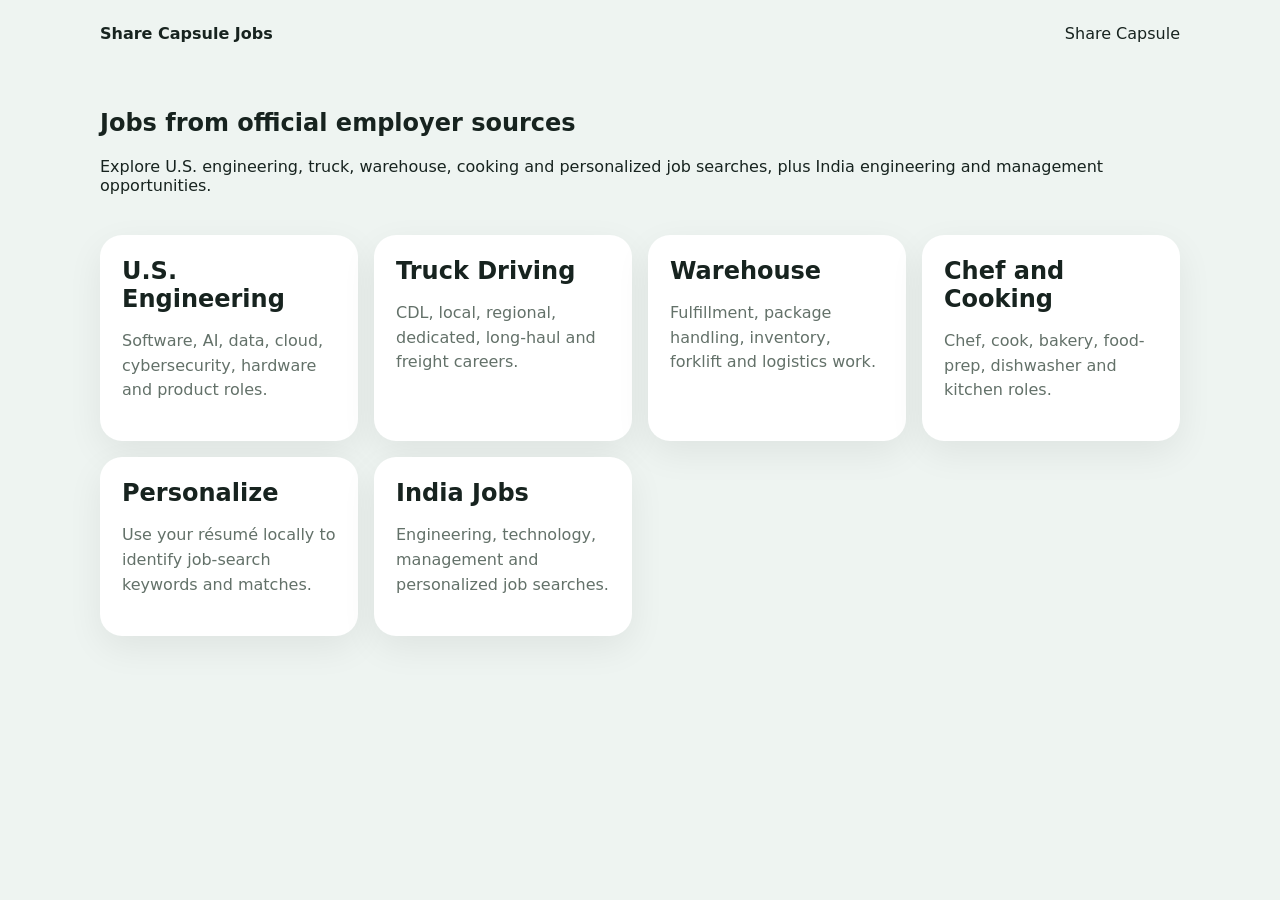
<file: index.html>
<!doctype html><html lang="en"><head><meta charset="utf-8"><meta name="viewport" content="width=device-width,initial-scale=1"><meta name="description" content="Search U.S. and India jobs from official employer sources."><link rel="canonical" href="https://jobs.sharecapsule.app/"><title>Share Capsule Jobs</title><style>body{font-family:system-ui;margin:0;background:#eef4f1;color:#17231f}.wrap{max-width:1080px;margin:auto;padding:24px}.top{display:flex;justify-content:space-between}.top a{color:inherit;text-decoration:none}.hero{padding:46px 0 24px}.grid{display:grid;grid-template-columns:repeat(auto-fit,minmax(240px,1fr));gap:16px}.card{background:#fff;padding:22px;border-radius:22px;box-shadow:0 12px 36px #0001;color:inherit;text-decoration:none}.card h2{margin:0 0 8px}.card p{color:#637169;line-height:1.55}</style></head><body><main class="wrap"><header class="top"><strong>Share Capsule Jobs</strong><a href="https://sharecapsule.app/">Share Capsule</a></header><section class="hero"><h1>Jobs from official employer sources</h1><p>Explore U.S. engineering, truck, warehouse, cooking and personalized job searches, plus India engineering and management opportunities.</p></section><section class="grid"><a class="card" href="/engineering/"><h2>U.S. Engineering</h2><p>Software, AI, data, cloud, cybersecurity, hardware and product roles.</p></a><a class="card" href="/truck/"><h2>Truck Driving</h2><p>CDL, local, regional, dedicated, long-haul and freight careers.</p></a><a class="card" href="/warehouse/"><h2>Warehouse</h2><p>Fulfillment, package handling, inventory, forklift and logistics work.</p></a><a class="card" href="/chef/"><h2>Chef and Cooking</h2><p>Chef, cook, bakery, food-prep, dishwasher and kitchen roles.</p></a><a class="card" href="/personalize/"><h2>Personalize</h2><p>Use your résumé locally to identify job-search keywords and matches.</p></a><a class="card" href="/in/"><h2>India Jobs</h2><p>Engineering, technology, management and personalized job searches.</p></a></section></main></body></html>
</file>
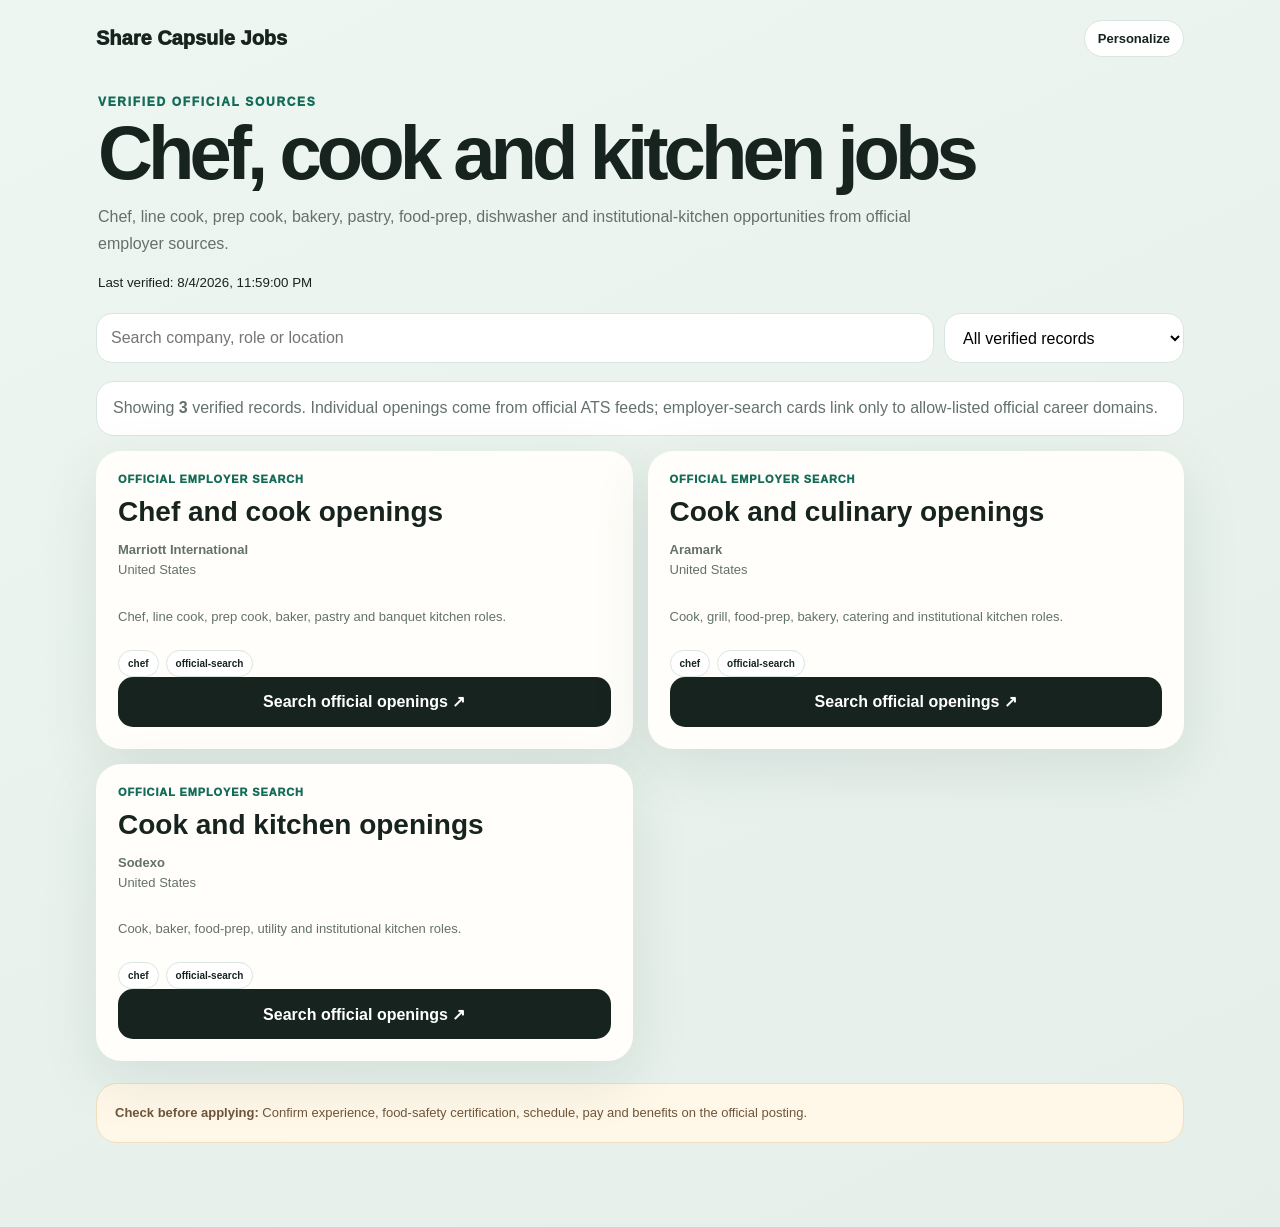
<file: chef/index.html>
<!doctype html><html lang="en"><head><meta charset="utf-8"><meta name="viewport" content="width=device-width,initial-scale=1"><link rel="canonical" href="https://jobs.sharecapsule.app/chef/"><title>Chef and Cooking Jobs — Share Capsule</title><link rel="stylesheet" href="/assets/jobs.css"></head><body data-category="chef"><main class="shell"><header class="top"><a class="brand" href="/">Share Capsule Jobs</a><a class="home" href="/personalize/">Personalize</a></header><section class="hero"><div class="kicker">Verified official sources</div><h1>Chef, cook and kitchen jobs</h1><p>Chef, line cook, prep cook, bakery, pastry, food-prep, dishwasher and institutional-kitchen opportunities from official employer sources.</p><small id="updated"></small></section><section class="controls"><input class="control" id="q" type="search" placeholder="Search company, role or location"><select class="control" id="kind"><option value="all">All verified records</option><option value="official-ats">Individual openings</option><option value="official-search">Employer searches</option></select></section><div class="status" id="status">Loading verified jobs…</div><section class="grid" id="grid"></section><section class="notice"><strong>Check before applying:</strong> Confirm experience, food-safety certification, schedule, pay and benefits on the official posting.</section></main><script src="/assets/jobs.js"></script></body></html>
</file>
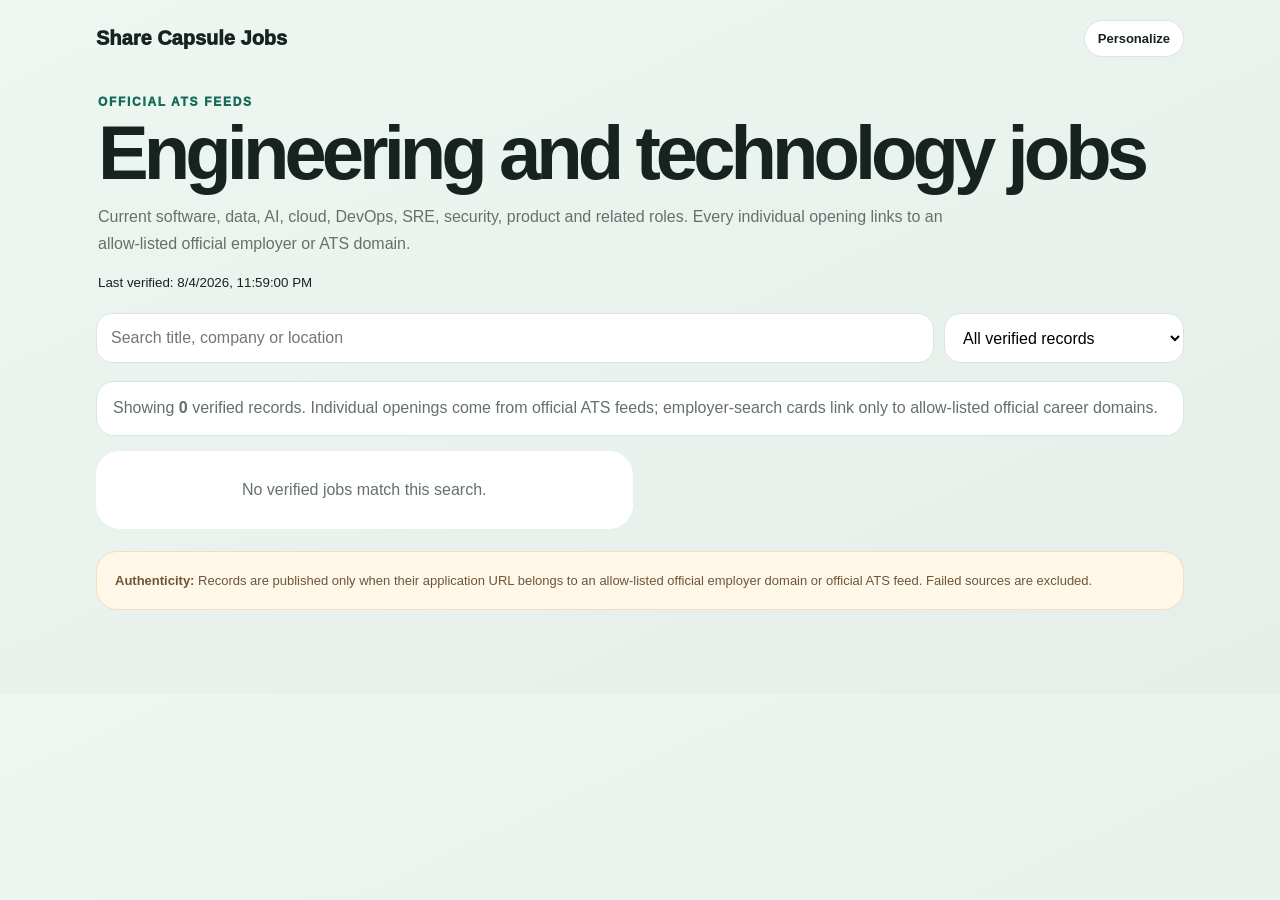
<file: engineering/index.html>
<!doctype html><html lang="en"><head><meta charset="utf-8"><meta name="viewport" content="width=device-width,initial-scale=1"><meta name="description" content="Verified engineering and technology jobs from official employer feeds."><link rel="canonical" href="https://jobs.sharecapsule.app/engineering/"><title>Engineering Jobs — Share Capsule</title><link rel="stylesheet" href="/assets/jobs.css"></head><body data-category="engineering"><main class="shell"><header class="top"><a class="brand" href="/">Share Capsule Jobs</a><a class="home" href="/personalize/">Personalize</a></header><section class="hero"><div class="kicker">Official ATS feeds</div><h1>Engineering and technology jobs</h1><p>Current software, data, AI, cloud, DevOps, SRE, security, product and related roles. Every individual opening links to an allow-listed official employer or ATS domain.</p><small id="updated"></small></section><section class="controls"><input class="control" id="q" type="search" placeholder="Search title, company or location"><select class="control" id="kind"><option value="all">All verified records</option><option value="official-ats">Individual openings</option><option value="official-search">Employer searches</option></select></section><div class="status" id="status">Loading verified jobs…</div><section class="grid" id="grid"></section><section class="notice"><strong>Authenticity:</strong> Records are published only when their application URL belongs to an allow-listed official employer domain or official ATS feed. Failed sources are excluded.</section></main><script src="/assets/jobs.js"></script></body></html>
</file>
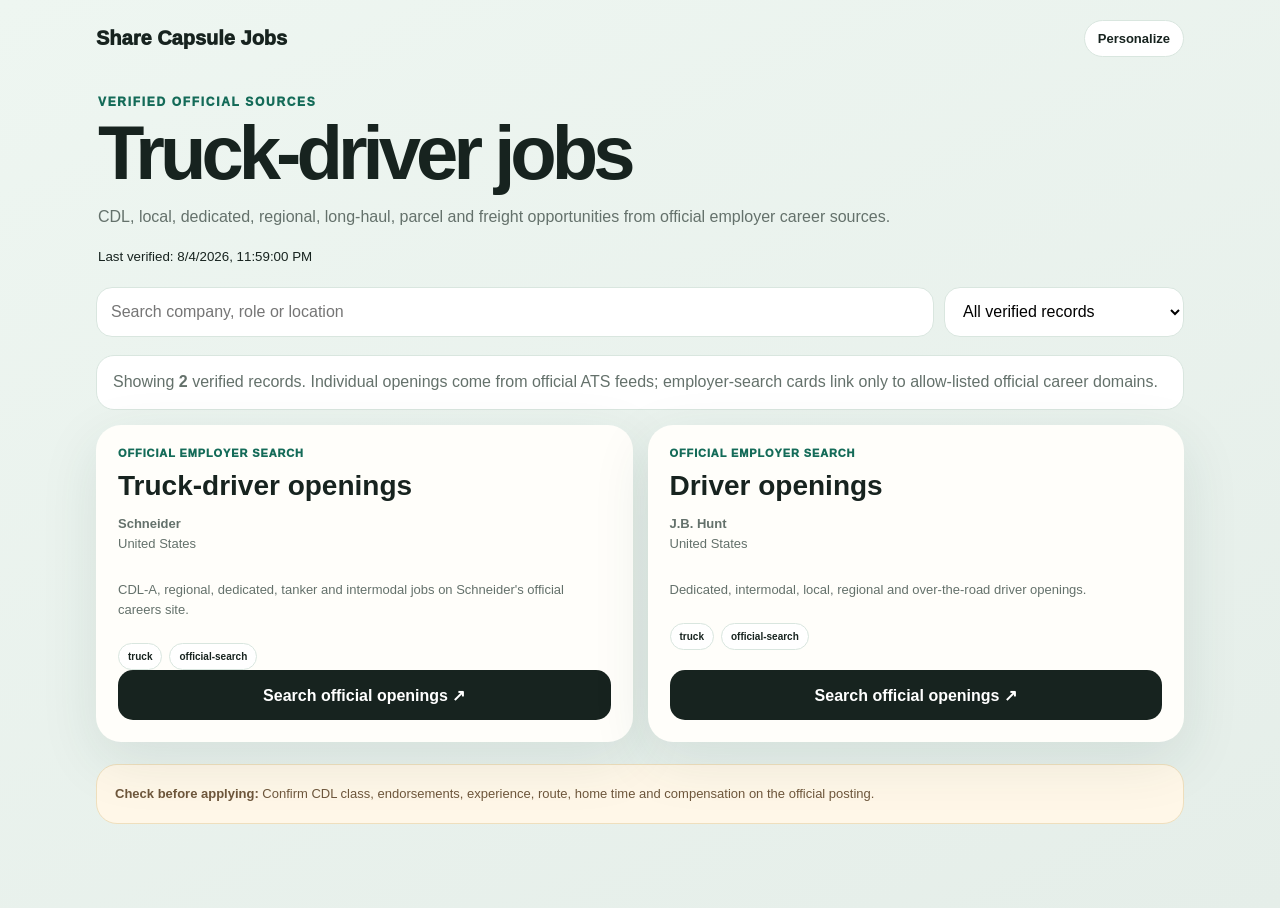
<file: truck/index.html>
<!doctype html><html lang="en"><head><meta charset="utf-8"><meta name="viewport" content="width=device-width,initial-scale=1"><link rel="canonical" href="https://jobs.sharecapsule.app/truck/"><title>Truck Jobs — Share Capsule</title><link rel="stylesheet" href="/assets/jobs.css"></head><body data-category="truck"><main class="shell"><header class="top"><a class="brand" href="/">Share Capsule Jobs</a><a class="home" href="/personalize/">Personalize</a></header><section class="hero"><div class="kicker">Verified official sources</div><h1>Truck-driver jobs</h1><p>CDL, local, dedicated, regional, long-haul, parcel and freight opportunities from official employer career sources.</p><small id="updated"></small></section><section class="controls"><input class="control" id="q" type="search" placeholder="Search company, role or location"><select class="control" id="kind"><option value="all">All verified records</option><option value="official-ats">Individual openings</option><option value="official-search">Employer searches</option></select></section><div class="status" id="status">Loading verified jobs…</div><section class="grid" id="grid"></section><section class="notice"><strong>Check before applying:</strong> Confirm CDL class, endorsements, experience, route, home time and compensation on the official posting.</section></main><script src="/assets/jobs.js"></script></body></html>
</file>
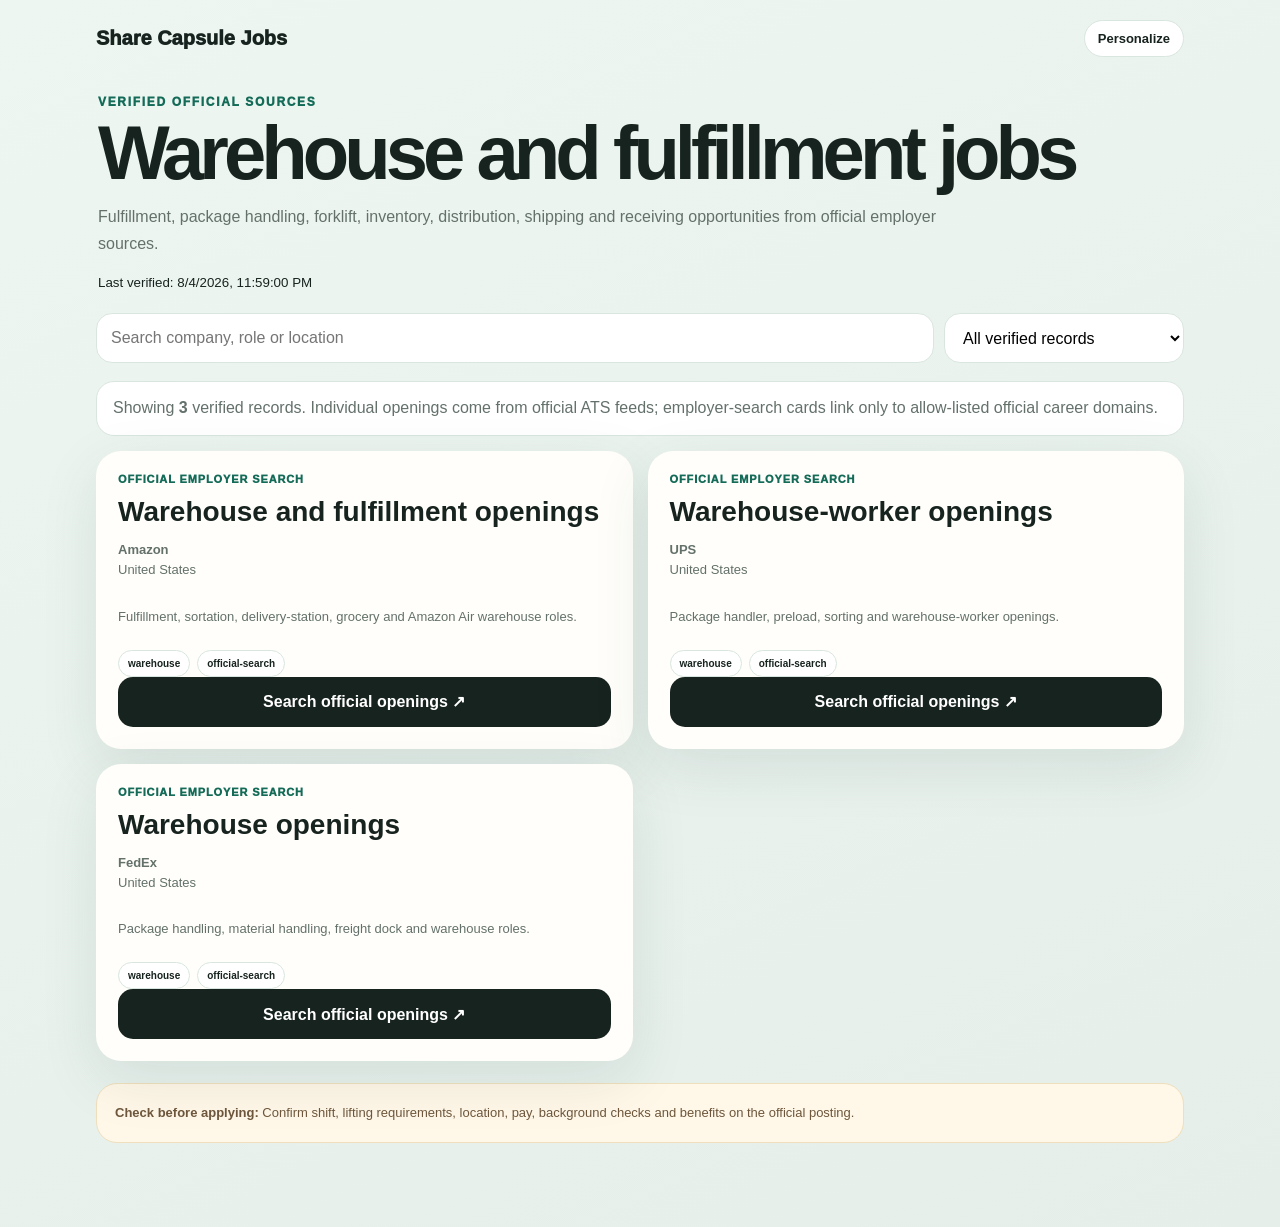
<file: warehouse/index.html>
<!doctype html><html lang="en"><head><meta charset="utf-8"><meta name="viewport" content="width=device-width,initial-scale=1"><link rel="canonical" href="https://jobs.sharecapsule.app/warehouse/"><title>Warehouse Jobs — Share Capsule</title><link rel="stylesheet" href="/assets/jobs.css"></head><body data-category="warehouse"><main class="shell"><header class="top"><a class="brand" href="/">Share Capsule Jobs</a><a class="home" href="/personalize/">Personalize</a></header><section class="hero"><div class="kicker">Verified official sources</div><h1>Warehouse and fulfillment jobs</h1><p>Fulfillment, package handling, forklift, inventory, distribution, shipping and receiving opportunities from official employer sources.</p><small id="updated"></small></section><section class="controls"><input class="control" id="q" type="search" placeholder="Search company, role or location"><select class="control" id="kind"><option value="all">All verified records</option><option value="official-ats">Individual openings</option><option value="official-search">Employer searches</option></select></section><div class="status" id="status">Loading verified jobs…</div><section class="grid" id="grid"></section><section class="notice"><strong>Check before applying:</strong> Confirm shift, lifting requirements, location, pay, background checks and benefits on the official posting.</section></main><script src="/assets/jobs.js"></script></body></html>
</file>
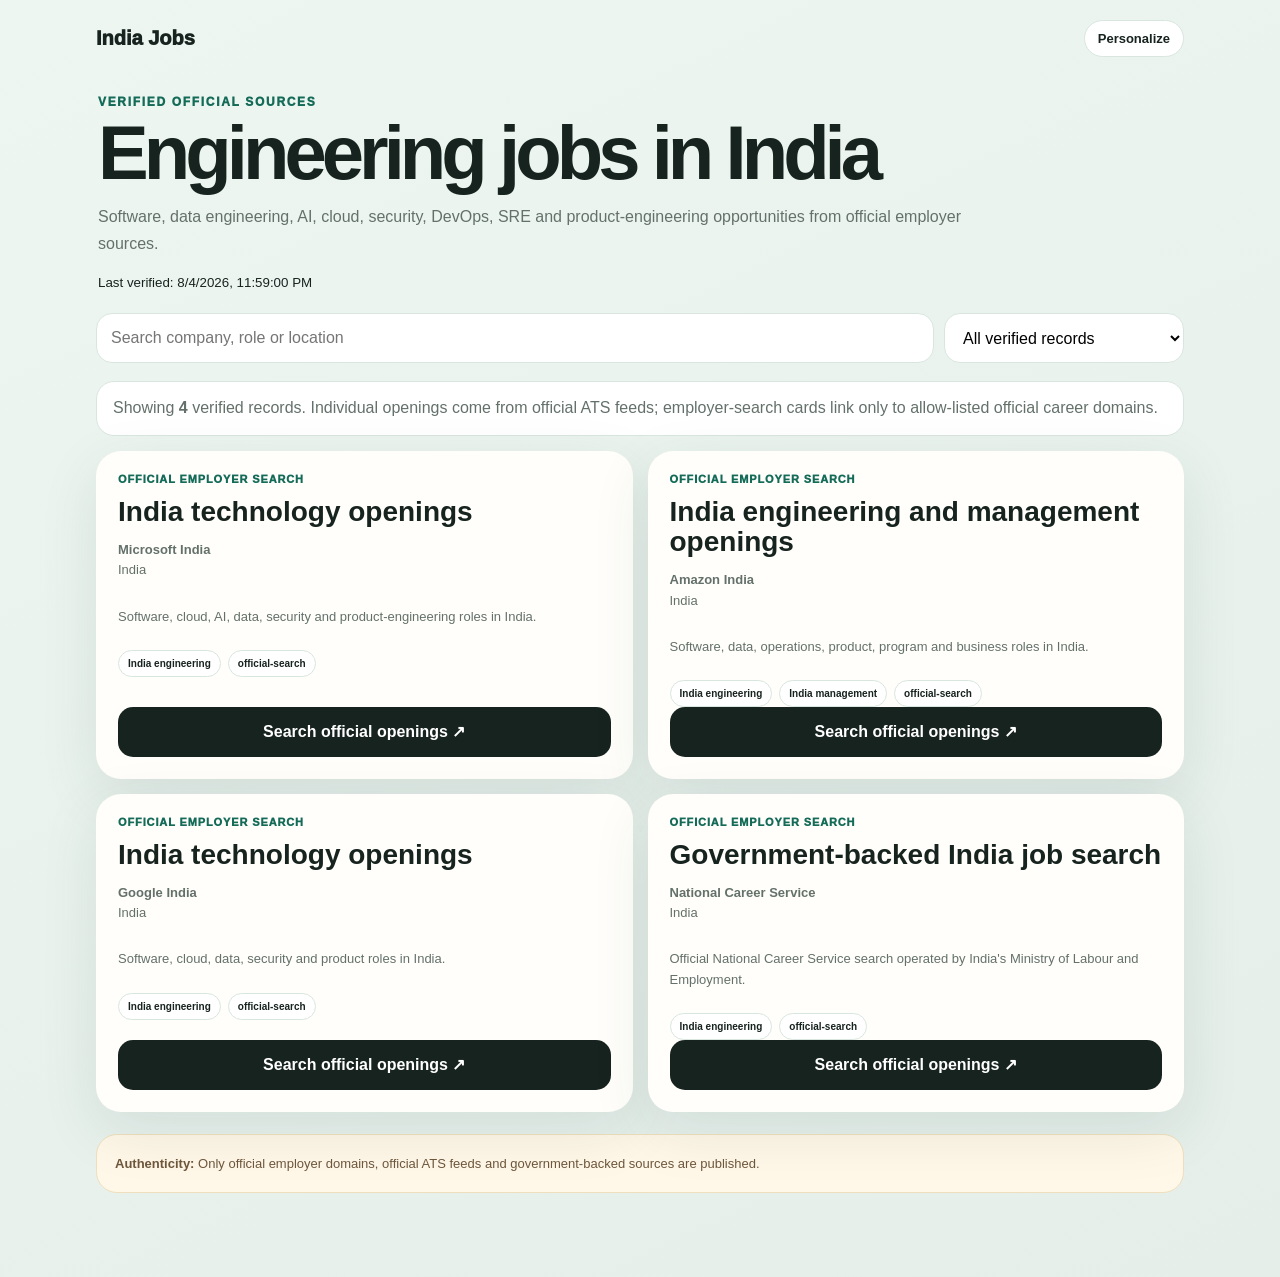
<file: in/engineering/index.html>
<!doctype html><html lang="en"><head><meta charset="utf-8"><meta name="viewport" content="width=device-width,initial-scale=1"><link rel="canonical" href="https://jobs.sharecapsule.app/in/engineering/"><title>India Engineering Jobs — Share Capsule</title><link rel="stylesheet" href="/assets/jobs.css"></head><body data-category="india-engineering"><main class="shell"><header class="top"><a class="brand" href="/in/">India Jobs</a><a class="home" href="/in/personalize/">Personalize</a></header><section class="hero"><div class="kicker">Verified official sources</div><h1>Engineering jobs in India</h1><p>Software, data engineering, AI, cloud, security, DevOps, SRE and product-engineering opportunities from official employer sources.</p><small id="updated"></small></section><section class="controls"><input class="control" id="q" type="search" placeholder="Search company, role or location"><select class="control" id="kind"><option value="all">All verified records</option><option value="official-ats">Individual openings</option><option value="official-search">Employer searches</option></select></section><div class="status" id="status">Loading verified jobs…</div><section class="grid" id="grid"></section><section class="notice"><strong>Authenticity:</strong> Only official employer domains, official ATS feeds and government-backed sources are published.</section></main><script src="/assets/jobs.js"></script></body></html>
</file>
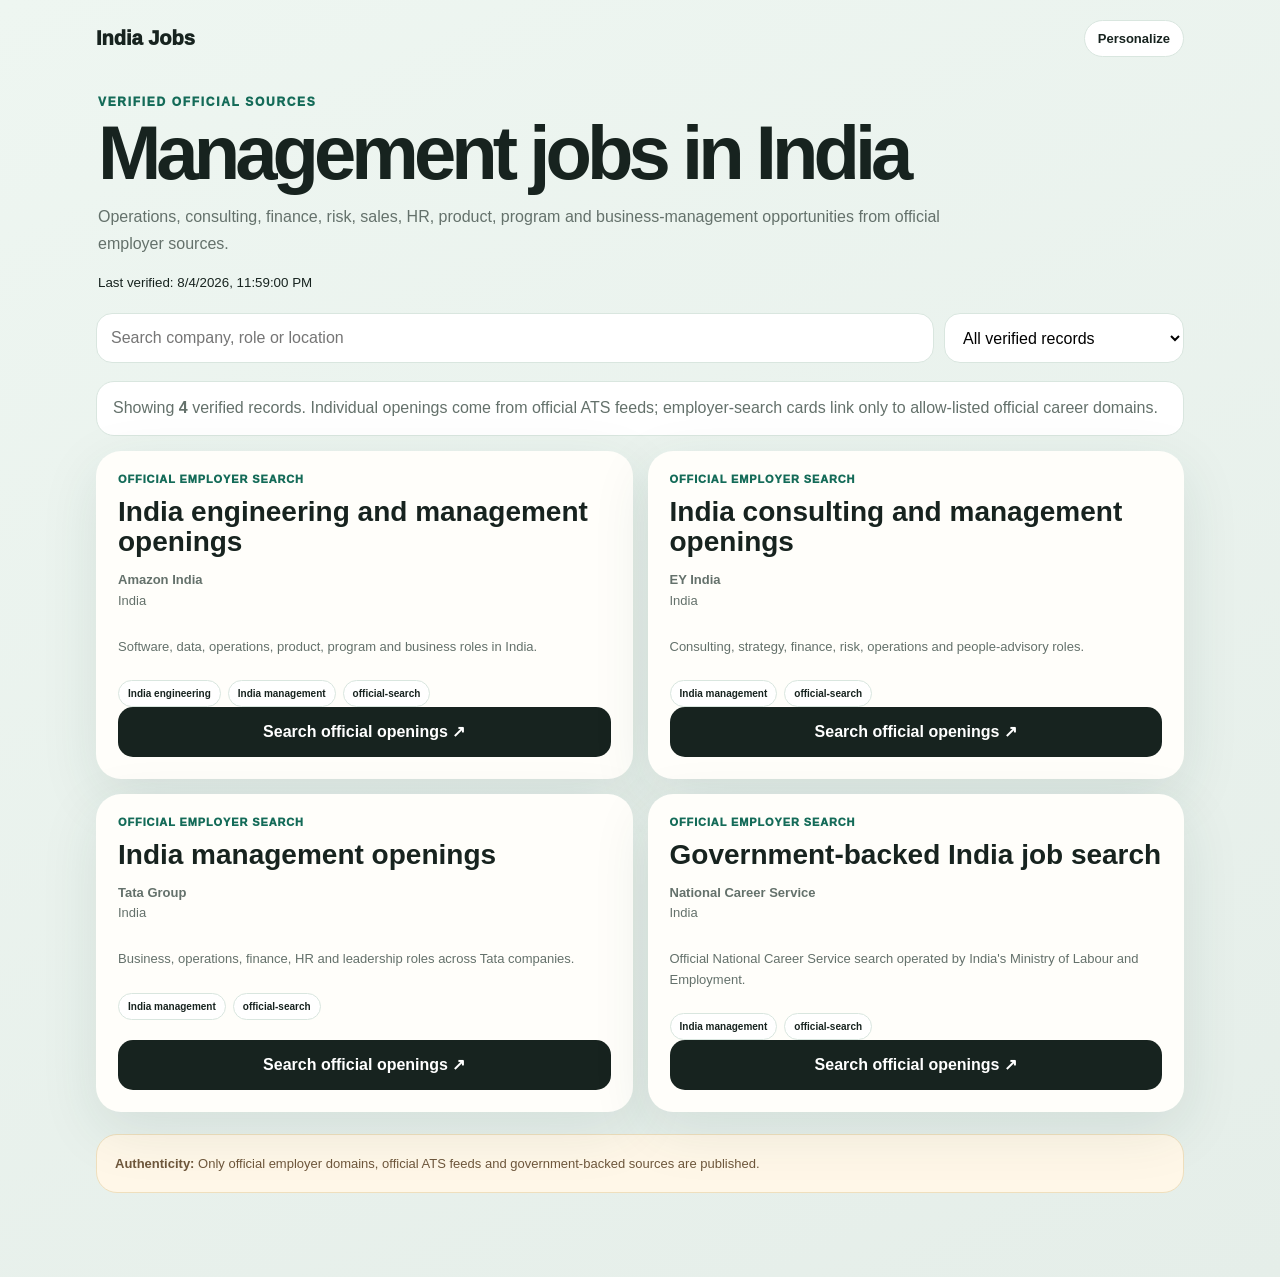
<file: in/management/index.html>
<!doctype html><html lang="en"><head><meta charset="utf-8"><meta name="viewport" content="width=device-width,initial-scale=1"><link rel="canonical" href="https://jobs.sharecapsule.app/in/management/"><title>India Management Jobs — Share Capsule</title><link rel="stylesheet" href="/assets/jobs.css"></head><body data-category="india-management"><main class="shell"><header class="top"><a class="brand" href="/in/">India Jobs</a><a class="home" href="/in/personalize/">Personalize</a></header><section class="hero"><div class="kicker">Verified official sources</div><h1>Management jobs in India</h1><p>Operations, consulting, finance, risk, sales, HR, product, program and business-management opportunities from official employer sources.</p><small id="updated"></small></section><section class="controls"><input class="control" id="q" type="search" placeholder="Search company, role or location"><select class="control" id="kind"><option value="all">All verified records</option><option value="official-ats">Individual openings</option><option value="official-search">Employer searches</option></select></section><div class="status" id="status">Loading verified jobs…</div><section class="grid" id="grid"></section><section class="notice"><strong>Authenticity:</strong> Only official employer domains, official ATS feeds and government-backed sources are published.</section></main><script src="/assets/jobs.js"></script></body></html>
</file>
<file: assets/jobs.css>
:root{--ink:#17231f;--muted:#64716b;--line:#d9e6df;--accent:#146b58;--paper:#fffefa;--shadow:0 18px 58px rgba(29,67,56,.10)}*{box-sizing:border-box}body{margin:0;background:linear-gradient(155deg,#eef6f1,#e5eee9);color:var(--ink);font-family:Inter,-apple-system,BlinkMacSystemFont,"Segoe UI",sans-serif}.shell{width:min(100%,1120px);margin:auto;padding:20px 16px 84px}.top{display:flex;justify-content:space-between;align-items:center;gap:12px}.brand,.home{color:inherit;text-decoration:none}.brand{font-size:20px;font-weight:950}.home{font-size:13px;font-weight:850;padding:10px 13px;border:1px solid var(--line);border-radius:999px;background:#fff}.hero{padding:38px 2px 22px}.kicker{color:var(--accent);font-size:12px;font-weight:950;letter-spacing:.14em;text-transform:uppercase}.hero h1{margin:8px 0 0;font-size:clamp(44px,9vw,76px);line-height:.94;letter-spacing:-.065em}.hero p{max-width:880px;color:var(--muted);line-height:1.65}.controls{display:grid;grid-template-columns:1fr;gap:10px;margin-bottom:18px}@media(min-width:760px){.controls{grid-template-columns:1fr 240px}}.control{height:50px;border:1px solid var(--line);border-radius:16px;background:#fff;padding:0 14px;font:inherit}.status{padding:14px 16px;background:#fff;border:1px solid var(--line);border-radius:18px;color:var(--muted);margin-bottom:15px;line-height:1.55}.grid{display:grid;grid-template-columns:1fr;gap:15px}@media(min-width:800px){.grid{grid-template-columns:1fr 1fr}}.job{background:var(--paper);border-radius:25px;padding:22px;box-shadow:var(--shadow);display:flex;flex-direction:column}.category{color:var(--accent);font-size:11px;font-weight:950;letter-spacing:.08em;text-transform:uppercase}.job h2{margin:12px 0 0;font-size:28px;line-height:1.08}.meta{color:var(--muted);font-size:13px;line-height:1.55}.tags{display:flex;gap:7px;flex-wrap:wrap;margin-top:10px}.tags span{font-size:10px;font-weight:850;border:1px solid var(--line);border-radius:999px;padding:7px 9px;background:#fff}.apply{display:grid;place-items:center;min-height:50px;margin-top:auto;padding:14px 18px;border-radius:15px;background:var(--ink);color:#fff;text-decoration:none;font-weight:900}.notice{margin-top:22px;padding:18px;border-radius:21px;background:#fff7e8;border:1px solid #efdfbd;color:#6d563b;font-size:13px;line-height:1.65}.empty{padding:30px;background:#fff;border-radius:24px;color:var(--muted);text-align:center}
</file>
